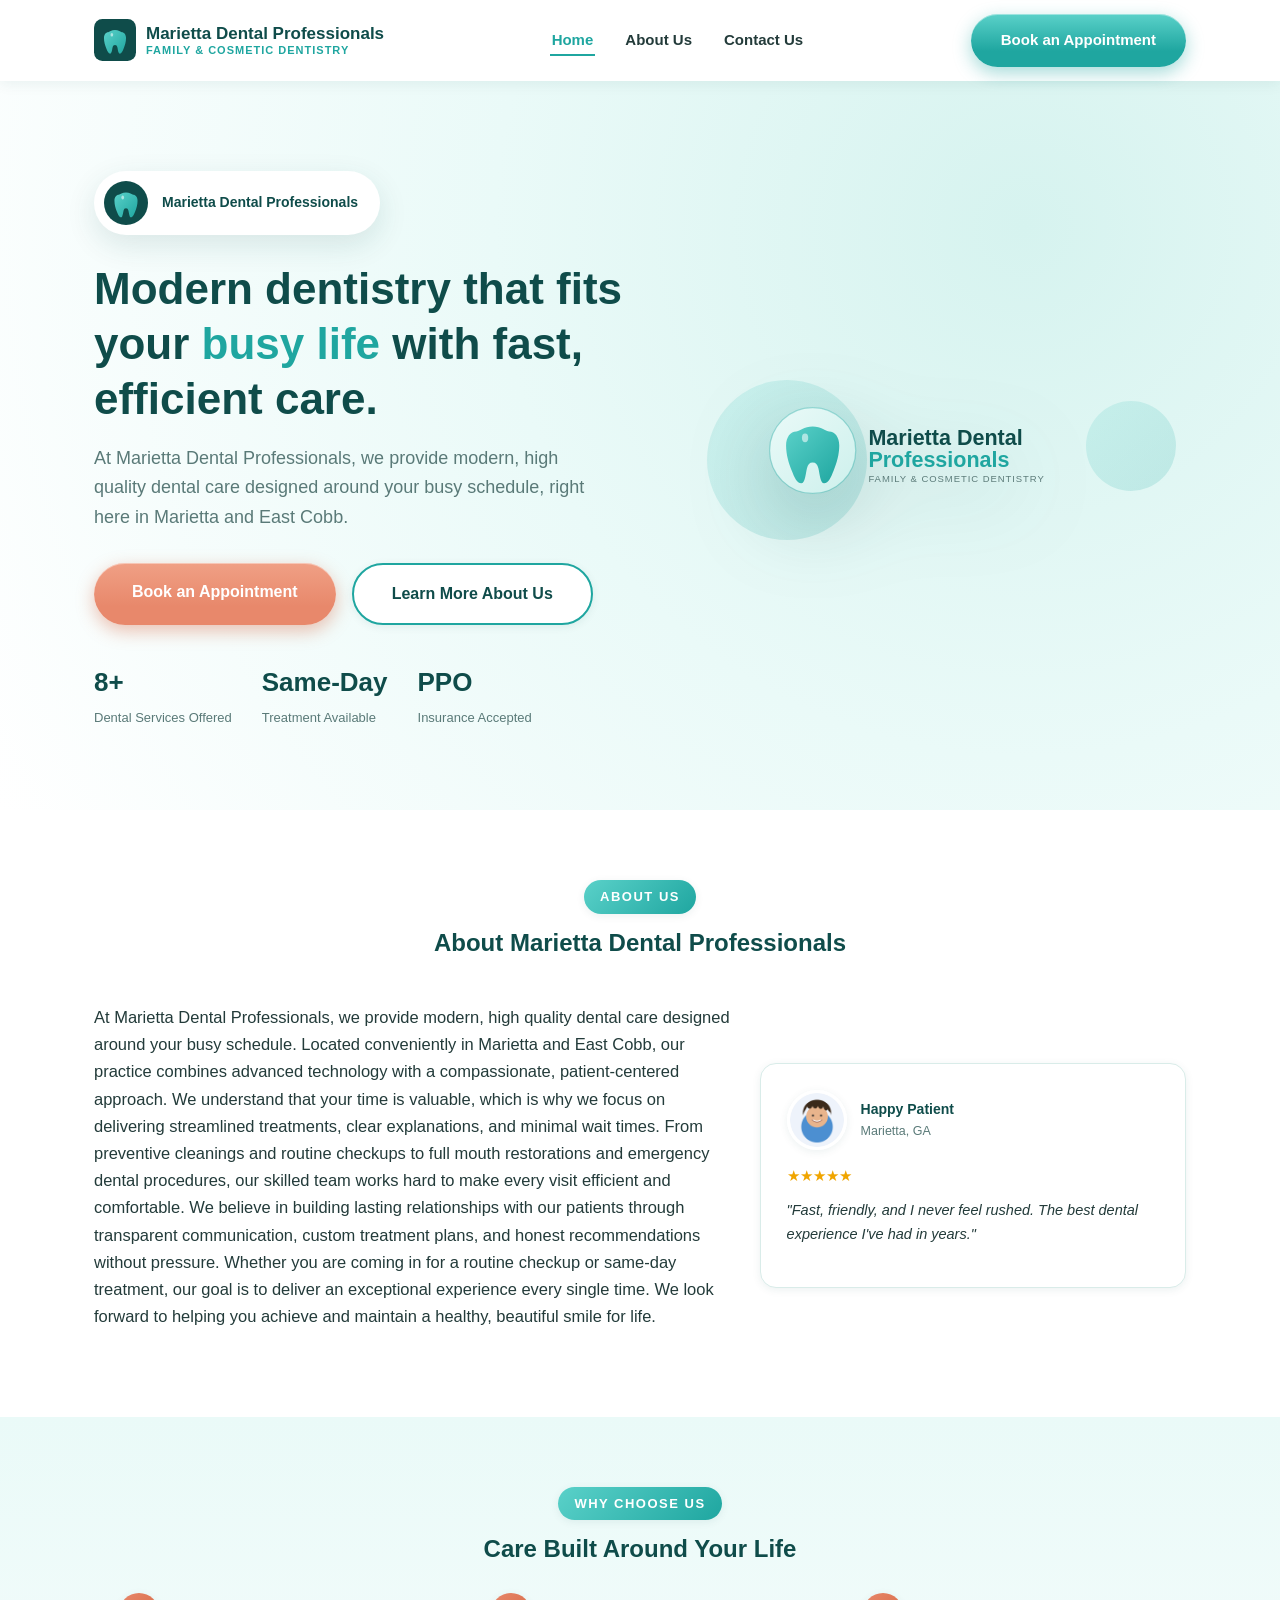
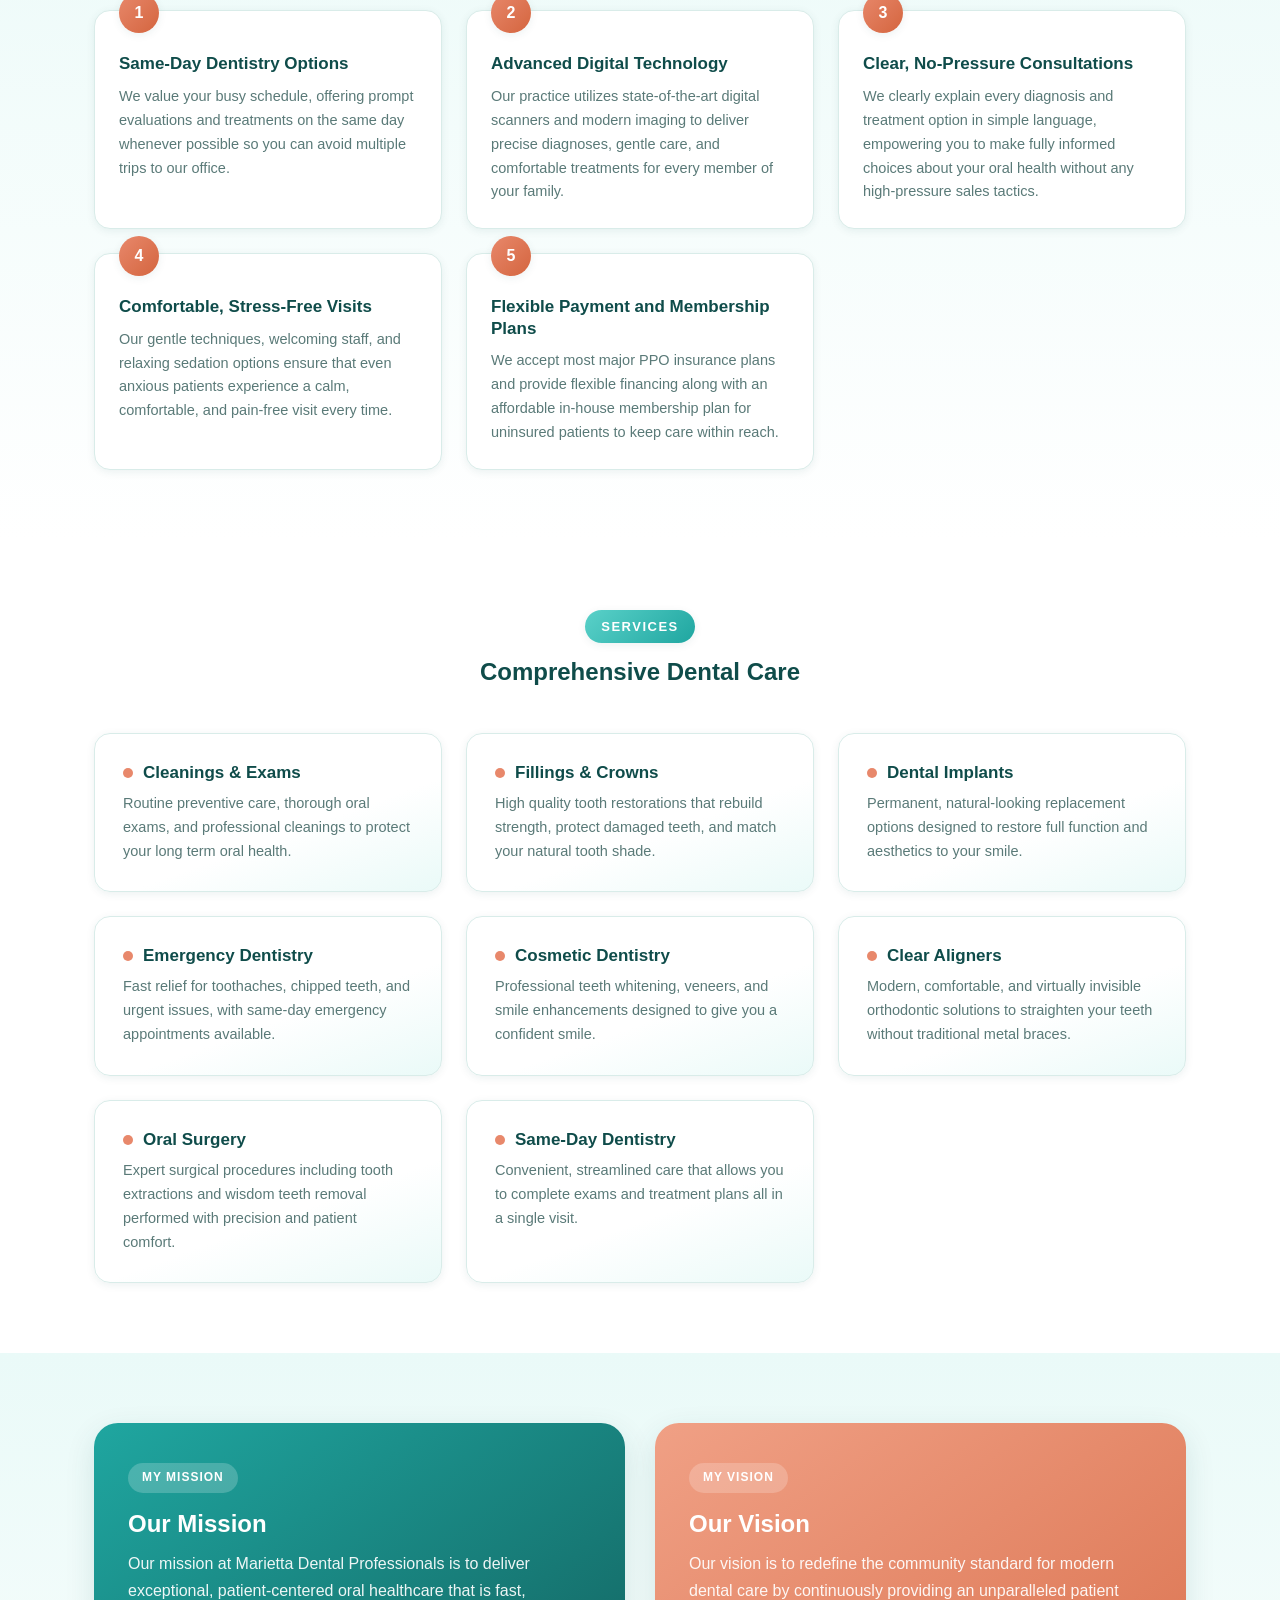
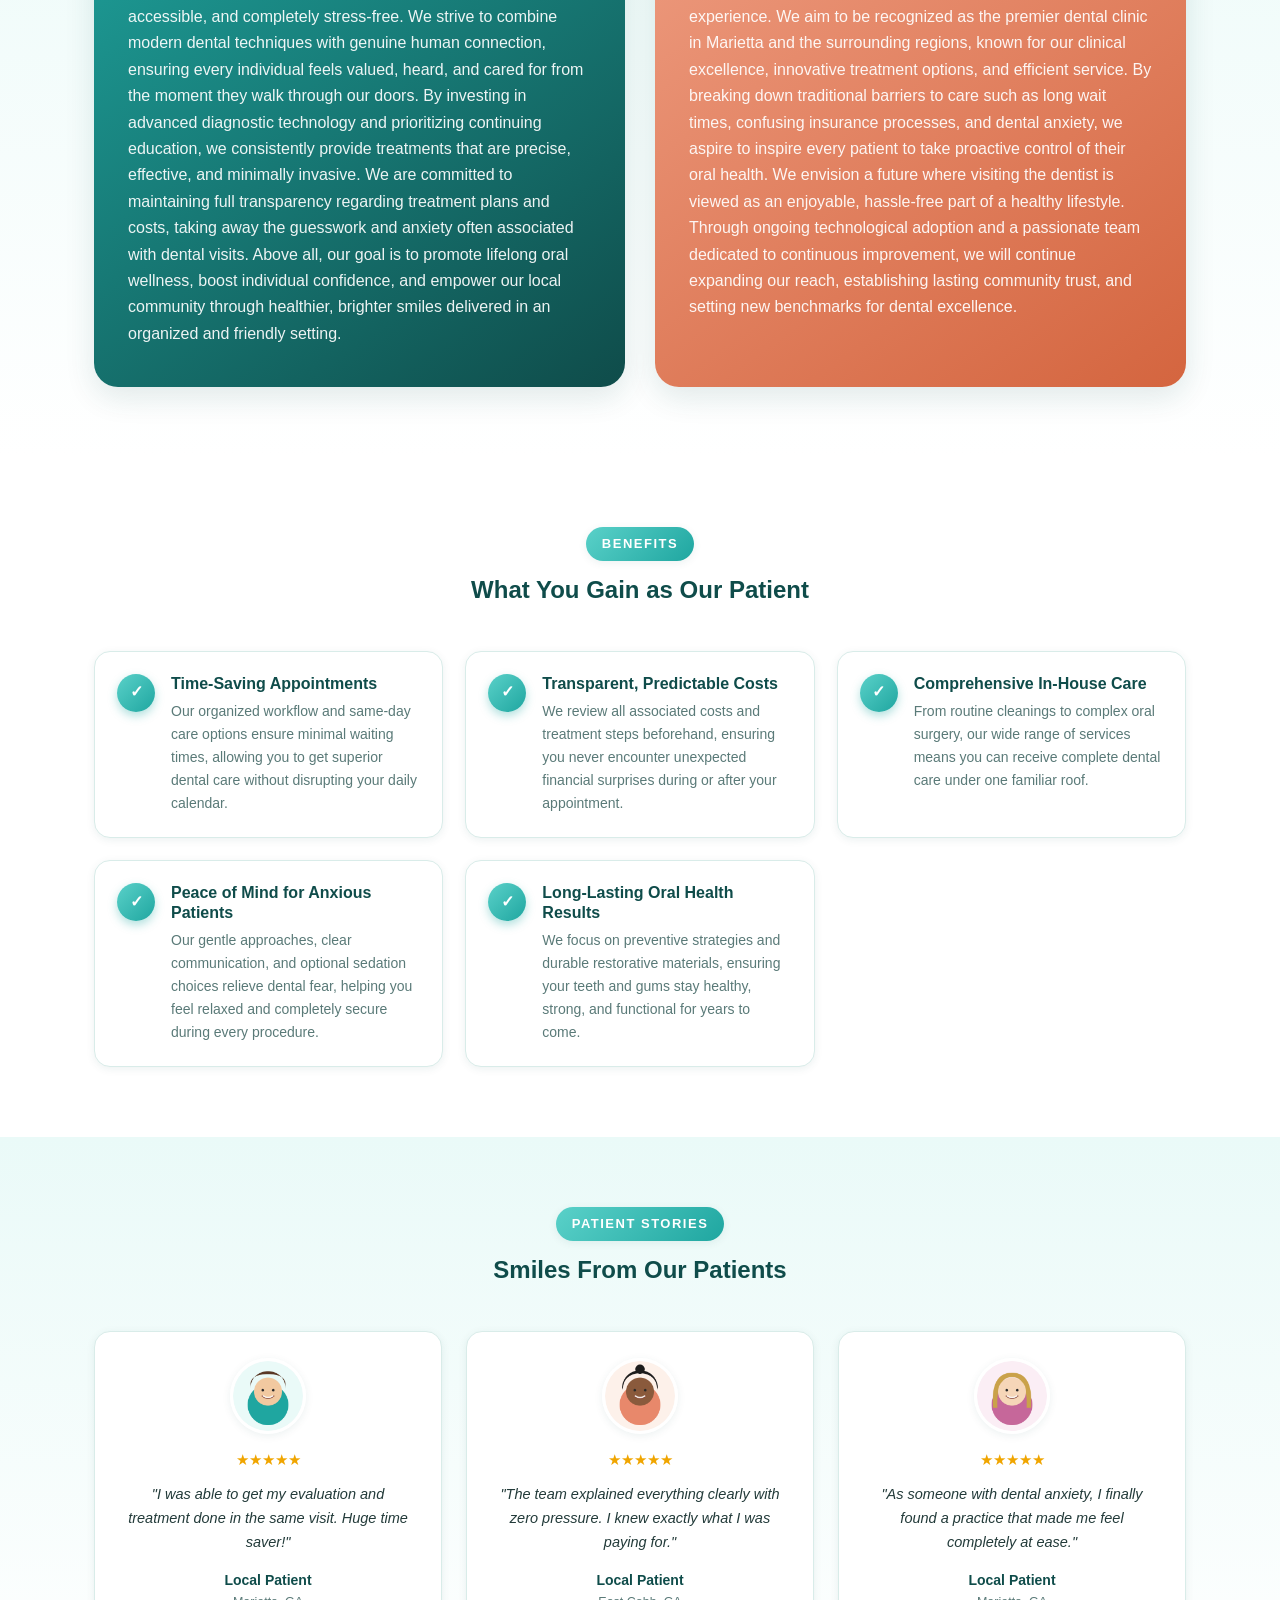
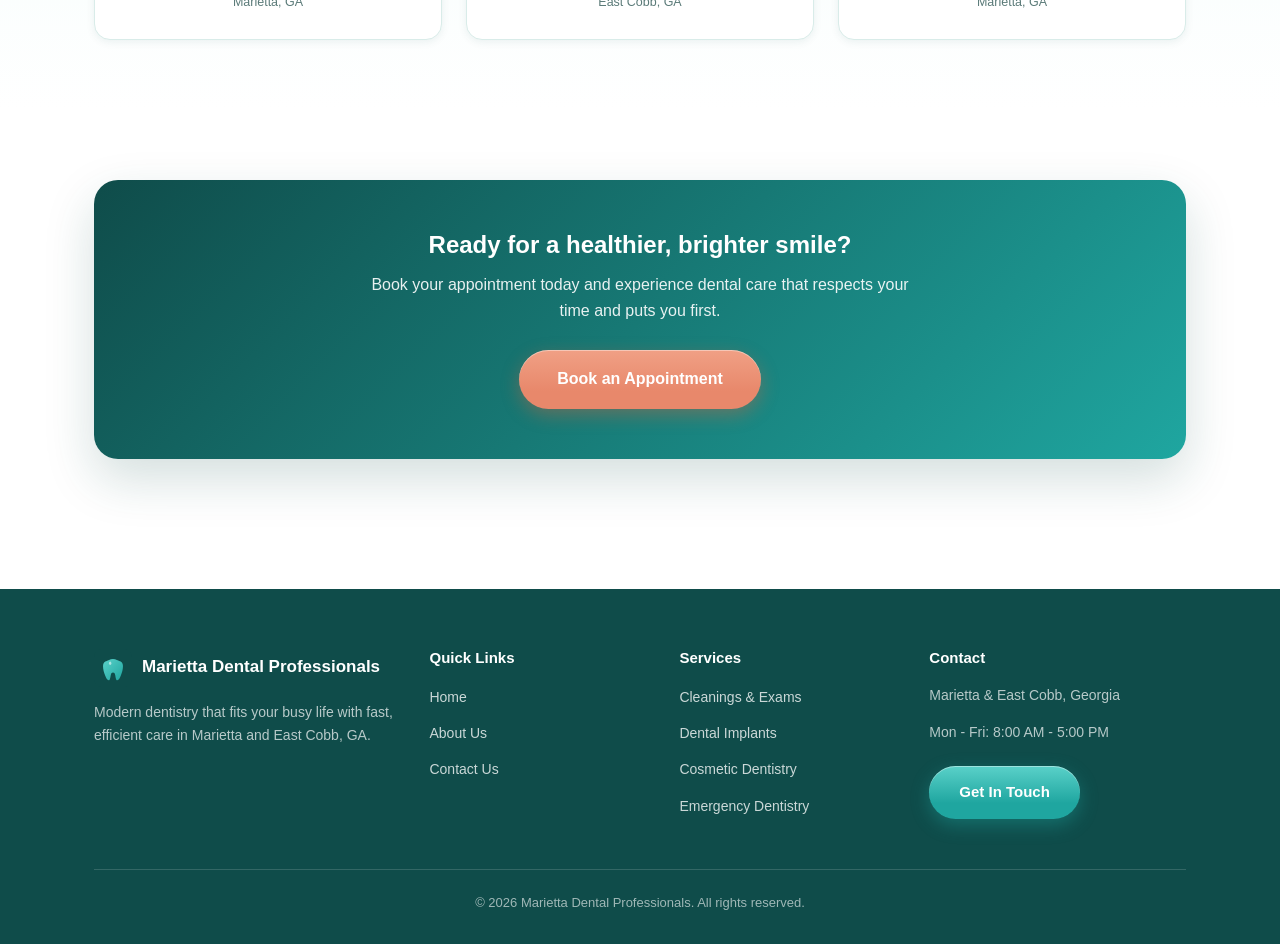
<file: mdp-site/index.html>
<!doctype html>
<html lang="en">
<head>
<meta charset="UTF-8">
<meta name="viewport" content="width=device-width, initial-scale=1.0">
<title>Marietta Dental Professionals | Family & Cosmetic Dentist in Marietta, GA</title>
<meta name="description" content="Modern dentistry that fits your busy life with fast, efficient care. Preventive, cosmetic, restorative, and emergency dental care in Marietta and East Cobb, GA.">

<link rel="icon" type="image/x-icon" href="assets/favicon.ico">
<link rel="icon" type="image/png" sizes="32x32" href="assets/favicon-32.png">
<link rel="icon" type="image/png" sizes="16x16" href="assets/favicon-16.png">
<link rel="apple-touch-icon" sizes="180x180" href="assets/apple-touch-icon.png">

<meta property="og:type" content="website">
<meta property="og:title" content="Marietta Dental Professionals | Family & Cosmetic Dentist">
<meta property="og:description" content="Modern dentistry that fits your busy life with fast, efficient care in Marietta and East Cobb, GA.">
<meta property="og:image" content="assets/og-image.png">
<meta property="og:url" content="https://mariettadentalprofessionals.pages.dev/">
<meta name="twitter:card" content="summary_large_image">
<meta name="twitter:title" content="Marietta Dental Professionals">
<meta name="twitter:description" content="Modern dentistry that fits your busy life with fast, efficient care.">
<meta name="twitter:image" content="assets/og-image.png">

<link rel="stylesheet" href="css/styles.css">
</head>
<body>

<header class="site-header">
  <div class="container nav-wrap">
    <a href="index.html" class="brand">
      <img src="assets/logo-mark.svg" alt="Marietta Dental Professionals logo">
      <span class="brand-text">
        <span class="main">Marietta Dental Professionals</span>
        <span class="sub">FAMILY &amp; COSMETIC DENTISTRY</span>
      </span>
    </a>
    <nav class="main-nav">
      <ul>
        <li><a href="index.html">Home</a></li>
        <li><a href="about.html">About Us</a></li>
        <li><a href="contact.html">Contact Us</a></li>
      </ul>
    </nav>
    <div class="nav-actions">
      <a href="contact.html" class="btn btn-primary">Book an Appointment</a>
      <button class="nav-toggle" aria-label="Toggle menu"><span></span><span></span><span></span></button>
    </div>
  </div>
</header>

<section class="hero">
  <div class="container hero-grid">
    <div>
      <div class="hero-logo-badge">
        <img src="assets/logo-mark.svg" alt="Marietta Dental Professionals">
        <span>Marietta Dental Professionals</span>
      </div>
      <h1>Modern dentistry that fits your <span class="accent">busy life</span> with fast, efficient care.</h1>
      <p class="lead">At Marietta Dental Professionals, we provide modern, high quality dental care designed around your busy schedule, right here in Marietta and East Cobb.</p>
      <div class="hero-cta">
        <a href="contact.html" class="btn btn-coral btn-lg">Book an Appointment</a>
        <a href="about.html" class="btn btn-outline btn-lg">Learn More About Us</a>
      </div>
      <div class="hero-stats">
        <div class="stat"><strong>8+</strong><span>Dental Services Offered</span></div>
        <div class="stat"><strong>Same-Day</strong><span>Treatment Available</span></div>
        <div class="stat"><strong>PPO</strong><span>Insurance Accepted</span></div>
      </div>
    </div>
    <div class="hero-art">
      <div class="bubble b1"></div>
      <div class="bubble b2"></div>
      <img src="assets/logo.svg" alt="Marietta Dental Professionals logo" class="big-logo">
    </div>
  </div>
</section>

<section class="section" id="about">
  <div class="container">
    <div class="section-head">
      <span class="eyebrow">About Us</span>
      <h2>About Marietta Dental Professionals</h2>
    </div>
    <div class="card-grid" style="grid-template-columns: 1.2fr 0.8fr; align-items: center;">
      <p style="font-size:16.5px; color: var(--ink);">
        At Marietta Dental Professionals, we provide modern, high quality dental care designed around your busy schedule. Located conveniently in Marietta and East Cobb, our practice combines advanced technology with a compassionate, patient-centered approach. We understand that your time is valuable, which is why we focus on delivering streamlined treatments, clear explanations, and minimal wait times. From preventive cleanings and routine checkups to full mouth restorations and emergency dental procedures, our skilled team works hard to make every visit efficient and comfortable. We believe in building lasting relationships with our patients through transparent communication, custom treatment plans, and honest recommendations without pressure. Whether you are coming in for a routine checkup or same-day treatment, our goal is to deliver an exceptional experience every single time. We look forward to helping you achieve and maintain a healthy, beautiful smile for life.
      </p>
      <div class="testimonial-card" style="text-align:left;">
        <div style="display:flex; align-items:center; gap:14px; margin-bottom:14px;">
          <img src="assets/patient-3.png" alt="Smiling patient" style="margin:0; width:60px; height:60px;">
          <div>
            <div class="name">Happy Patient</div>
            <div class="role">Marietta, GA</div>
          </div>
        </div>
        <div class="stars">★★★★★</div>
        <p class="quote">"Fast, friendly, and I never feel rushed. The best dental experience I've had in years."</p>
      </div>
    </div>
  </div>
</section>

<section class="section section-alt" id="why-choose-us">
  <div class="container">
    <div class="section-head">
      <span class="eyebrow">Why Choose Us</span>
      <h2>Care Built Around Your Life</h2>
    </div>
    <div class="why-grid">
      <div class="why-card">
        <div class="num">1</div>
        <h3>Same-Day Dentistry Options</h3>
        <p>We value your busy schedule, offering prompt evaluations and treatments on the same day whenever possible so you can avoid multiple trips to our office.</p>
      </div>
      <div class="why-card">
        <div class="num">2</div>
        <h3>Advanced Digital Technology</h3>
        <p>Our practice utilizes state-of-the-art digital scanners and modern imaging to deliver precise diagnoses, gentle care, and comfortable treatments for every member of your family.</p>
      </div>
      <div class="why-card">
        <div class="num">3</div>
        <h3>Clear, No-Pressure Consultations</h3>
        <p>We clearly explain every diagnosis and treatment option in simple language, empowering you to make fully informed choices about your oral health without any high-pressure sales tactics.</p>
      </div>
      <div class="why-card">
        <div class="num">4</div>
        <h3>Comfortable, Stress-Free Visits</h3>
        <p>Our gentle techniques, welcoming staff, and relaxing sedation options ensure that even anxious patients experience a calm, comfortable, and pain-free visit every time.</p>
      </div>
      <div class="why-card">
        <div class="num">5</div>
        <h3>Flexible Payment and Membership Plans</h3>
        <p>We accept most major PPO insurance plans and provide flexible financing along with an affordable in-house membership plan for uninsured patients to keep care within reach.</p>
      </div>
    </div>
  </div>
</section>

<section class="section" id="services">
  <div class="container">
    <div class="section-head">
      <span class="eyebrow">Services</span>
      <h2>Comprehensive Dental Care</h2>
    </div>
    <div class="service-grid">
      <div class="service-card">
        <h3>Cleanings &amp; Exams</h3>
        <p>Routine preventive care, thorough oral exams, and professional cleanings to protect your long term oral health.</p>
      </div>
      <div class="service-card">
        <h3>Fillings &amp; Crowns</h3>
        <p>High quality tooth restorations that rebuild strength, protect damaged teeth, and match your natural tooth shade.</p>
      </div>
      <div class="service-card">
        <h3>Dental Implants</h3>
        <p>Permanent, natural-looking replacement options designed to restore full function and aesthetics to your smile.</p>
      </div>
      <div class="service-card">
        <h3>Emergency Dentistry</h3>
        <p>Fast relief for toothaches, chipped teeth, and urgent issues, with same-day emergency appointments available.</p>
      </div>
      <div class="service-card">
        <h3>Cosmetic Dentistry</h3>
        <p>Professional teeth whitening, veneers, and smile enhancements designed to give you a confident smile.</p>
      </div>
      <div class="service-card">
        <h3>Clear Aligners</h3>
        <p>Modern, comfortable, and virtually invisible orthodontic solutions to straighten your teeth without traditional metal braces.</p>
      </div>
      <div class="service-card">
        <h3>Oral Surgery</h3>
        <p>Expert surgical procedures including tooth extractions and wisdom teeth removal performed with precision and patient comfort.</p>
      </div>
      <div class="service-card">
        <h3>Same-Day Dentistry</h3>
        <p>Convenient, streamlined care that allows you to complete exams and treatment plans all in a single visit.</p>
      </div>
    </div>
  </div>
</section>

<section class="section section-alt" id="mission-vision">
  <div class="container">
    <div class="mv-grid">
      <div class="mv-card mission">
        <span class="tag">My Mission</span>
        <h2>Our Mission</h2>
        <p>Our mission at Marietta Dental Professionals is to deliver exceptional, patient-centered oral healthcare that is fast, accessible, and completely stress-free. We strive to combine modern dental techniques with genuine human connection, ensuring every individual feels valued, heard, and cared for from the moment they walk through our doors. By investing in advanced diagnostic technology and prioritizing continuing education, we consistently provide treatments that are precise, effective, and minimally invasive. We are committed to maintaining full transparency regarding treatment plans and costs, taking away the guesswork and anxiety often associated with dental visits. Above all, our goal is to promote lifelong oral wellness, boost individual confidence, and empower our local community through healthier, brighter smiles delivered in an organized and friendly setting.</p>
      </div>
      <div class="mv-card vision">
        <span class="tag">My Vision</span>
        <h2>Our Vision</h2>
        <p>Our vision is to redefine the community standard for modern dental care by continuously providing an unparalleled patient experience. We aim to be recognized as the premier dental clinic in Marietta and the surrounding regions, known for our clinical excellence, innovative treatment options, and efficient service. By breaking down traditional barriers to care such as long wait times, confusing insurance processes, and dental anxiety, we aspire to inspire every patient to take proactive control of their oral health. We envision a future where visiting the dentist is viewed as an enjoyable, hassle-free part of a healthy lifestyle. Through ongoing technological adoption and a passionate team dedicated to continuous improvement, we will continue expanding our reach, establishing lasting community trust, and setting new benchmarks for dental excellence.</p>
      </div>
    </div>
  </div>
</section>

<section class="section" id="benefits">
  <div class="container">
    <div class="section-head">
      <span class="eyebrow">Benefits</span>
      <h2>What You Gain as Our Patient</h2>
    </div>
    <div class="benefit-list">
      <div class="benefit-item">
        <div class="check">&#10003;</div>
        <div>
          <h3>Time-Saving Appointments</h3>
          <p>Our organized workflow and same-day care options ensure minimal waiting times, allowing you to get superior dental care without disrupting your daily calendar.</p>
        </div>
      </div>
      <div class="benefit-item">
        <div class="check">&#10003;</div>
        <div>
          <h3>Transparent, Predictable Costs</h3>
          <p>We review all associated costs and treatment steps beforehand, ensuring you never encounter unexpected financial surprises during or after your appointment.</p>
        </div>
      </div>
      <div class="benefit-item">
        <div class="check">&#10003;</div>
        <div>
          <h3>Comprehensive In-House Care</h3>
          <p>From routine cleanings to complex oral surgery, our wide range of services means you can receive complete dental care under one familiar roof.</p>
        </div>
      </div>
      <div class="benefit-item">
        <div class="check">&#10003;</div>
        <div>
          <h3>Peace of Mind for Anxious Patients</h3>
          <p>Our gentle approaches, clear communication, and optional sedation choices relieve dental fear, helping you feel relaxed and completely secure during every procedure.</p>
        </div>
      </div>
      <div class="benefit-item">
        <div class="check">&#10003;</div>
        <div>
          <h3>Long-Lasting Oral Health Results</h3>
          <p>We focus on preventive strategies and durable restorative materials, ensuring your teeth and gums stay healthy, strong, and functional for years to come.</p>
        </div>
      </div>
    </div>
  </div>
</section>

<section class="section section-alt" id="testimonials">
  <div class="container">
    <div class="section-head">
      <span class="eyebrow">Patient Stories</span>
      <h2>Smiles From Our Patients</h2>
    </div>
    <div class="testimonial-grid">
      <div class="testimonial-card">
        <img src="assets/patient-1.png" alt="Smiling patient">
        <div class="stars">★★★★★</div>
        <p class="quote">"I was able to get my evaluation and treatment done in the same visit. Huge time saver!"</p>
        <div class="name">Local Patient</div>
        <div class="role">Marietta, GA</div>
      </div>
      <div class="testimonial-card">
        <img src="assets/patient-2.png" alt="Smiling patient">
        <div class="stars">★★★★★</div>
        <p class="quote">"The team explained everything clearly with zero pressure. I knew exactly what I was paying for."</p>
        <div class="name">Local Patient</div>
        <div class="role">East Cobb, GA</div>
      </div>
      <div class="testimonial-card">
        <img src="assets/patient-4.png" alt="Smiling patient">
        <div class="stars">★★★★★</div>
        <p class="quote">"As someone with dental anxiety, I finally found a practice that made me feel completely at ease."</p>
        <div class="name">Local Patient</div>
        <div class="role">Marietta, GA</div>
      </div>
    </div>
  </div>
</section>

<section class="section">
  <div class="container">
    <div class="cta-band">
      <h2>Ready for a healthier, brighter smile?</h2>
      <p>Book your appointment today and experience dental care that respects your time and puts you first.</p>
      <a href="contact.html" class="btn btn-coral btn-lg">Book an Appointment</a>
    </div>
  </div>
</section>

<footer class="site-footer">
  <div class="container">
    <div class="footer-grid">
      <div>
        <div class="brand">
          <img src="assets/logo-mark.svg" alt="Marietta Dental Professionals" style="height:38px;">
          <span class="brand-text"><span class="main" style="color:#fff;">Marietta Dental Professionals</span></span>
        </div>
        <p>Modern dentistry that fits your busy life with fast, efficient care in Marietta and East Cobb, GA.</p>
      </div>
      <div>
        <h4>Quick Links</h4>
        <ul>
          <li><a href="index.html">Home</a></li>
          <li><a href="about.html">About Us</a></li>
          <li><a href="contact.html">Contact Us</a></li>
        </ul>
      </div>
      <div>
        <h4>Services</h4>
        <ul>
          <li><a href="index.html#services">Cleanings &amp; Exams</a></li>
          <li><a href="index.html#services">Dental Implants</a></li>
          <li><a href="index.html#services">Cosmetic Dentistry</a></li>
          <li><a href="index.html#services">Emergency Dentistry</a></li>
        </ul>
      </div>
      <div>
        <h4>Contact</h4>
        <p>Marietta &amp; East Cobb, Georgia</p>
        <p>Mon - Fri: 8:00 AM - 5:00 PM</p>
        <a href="contact.html" class="btn btn-primary" style="margin-top:8px;">Get In Touch</a>
      </div>
    </div>
    <div class="footer-bottom">
      &copy; <span id="year"></span> Marietta Dental Professionals. All rights reserved.
    </div>
  </div>
</footer>

<script src="js/script.js"></script>
<script>document.getElementById('year').textContent = new Date().getFullYear();</script>
</body>
</html>
</file>
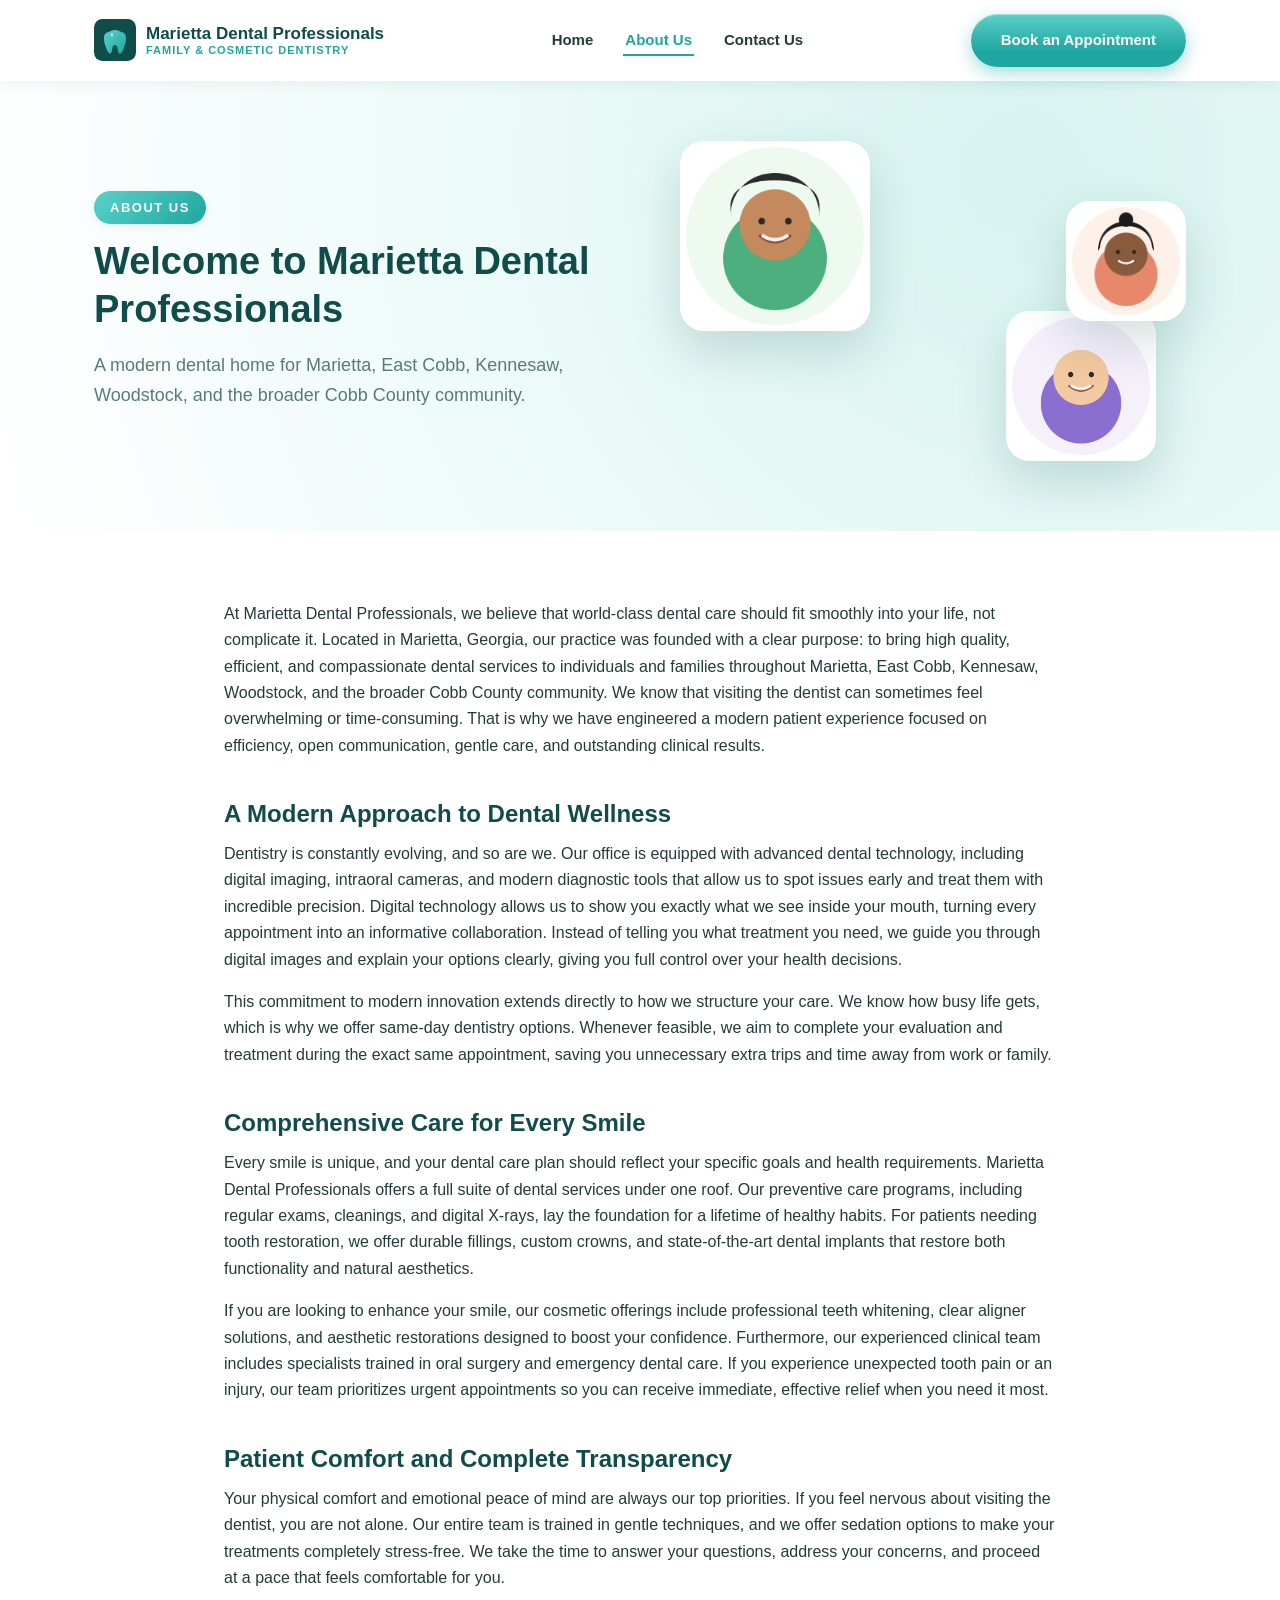
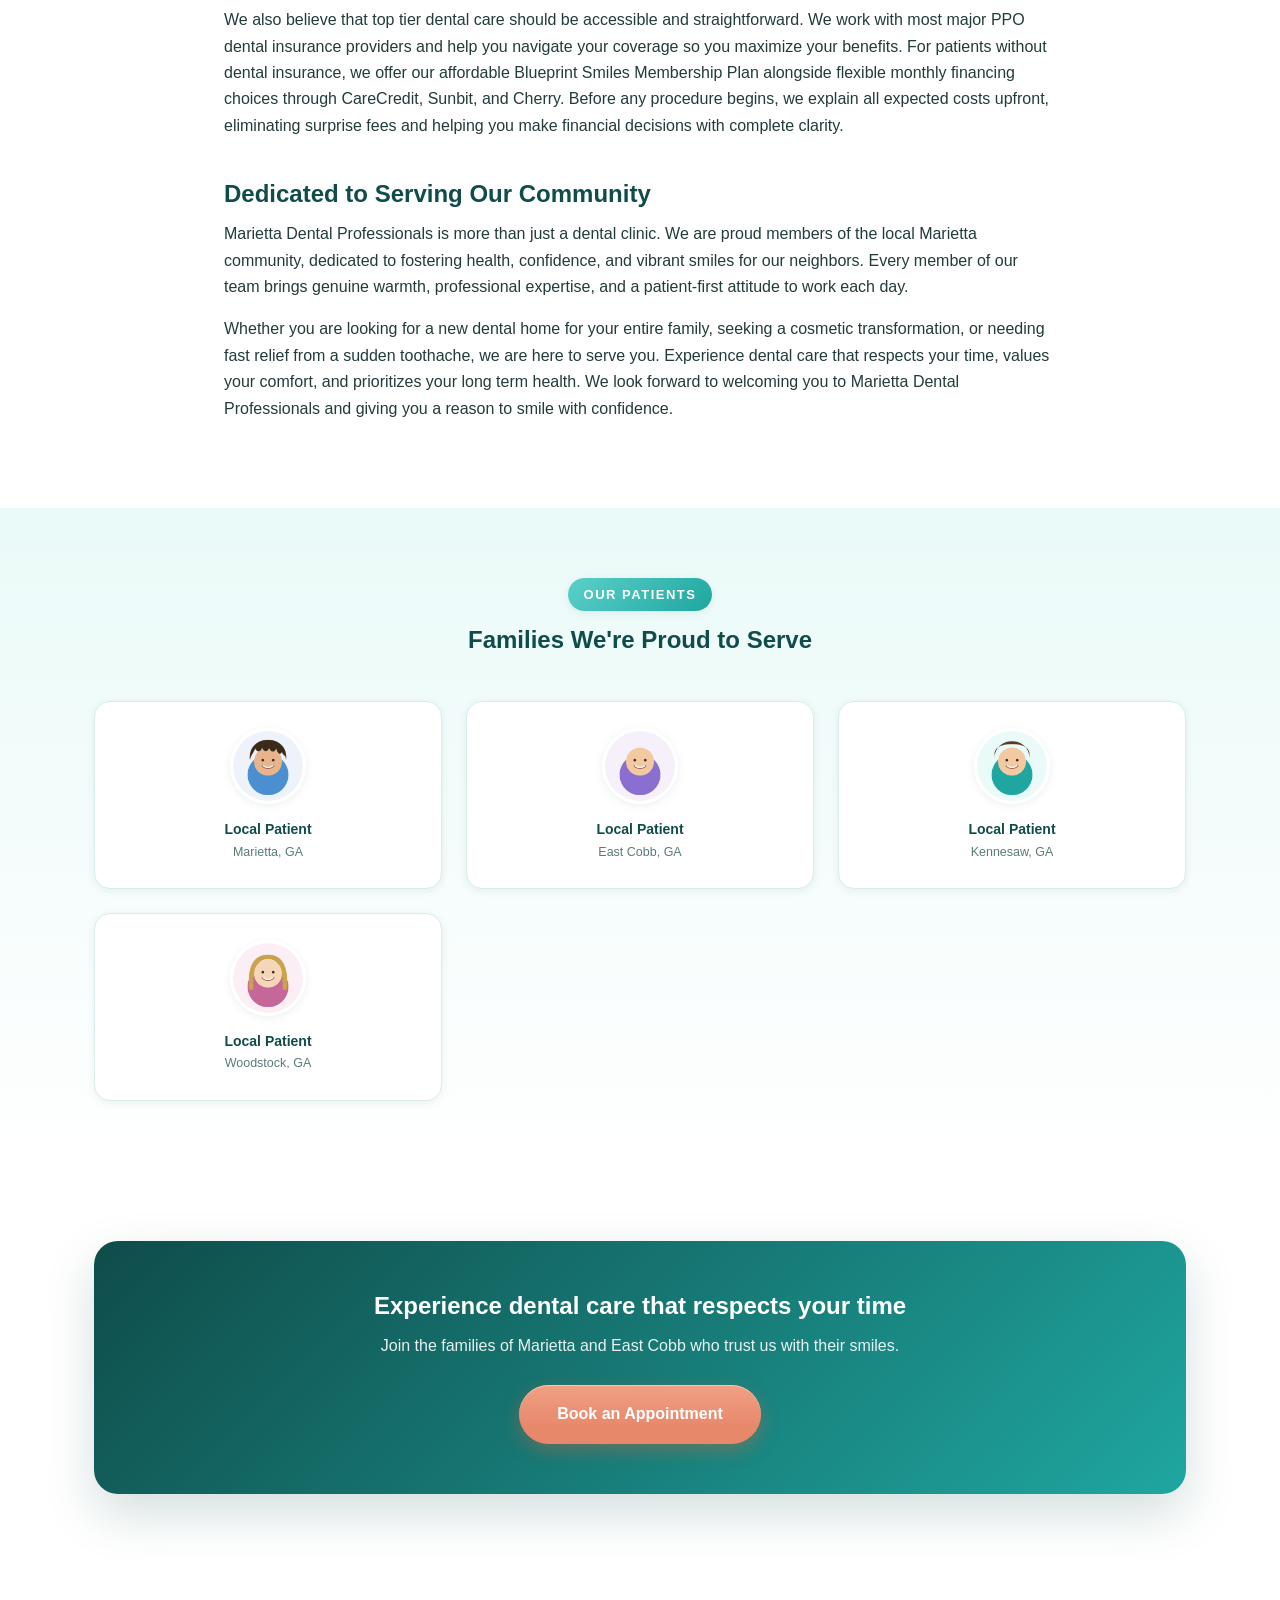
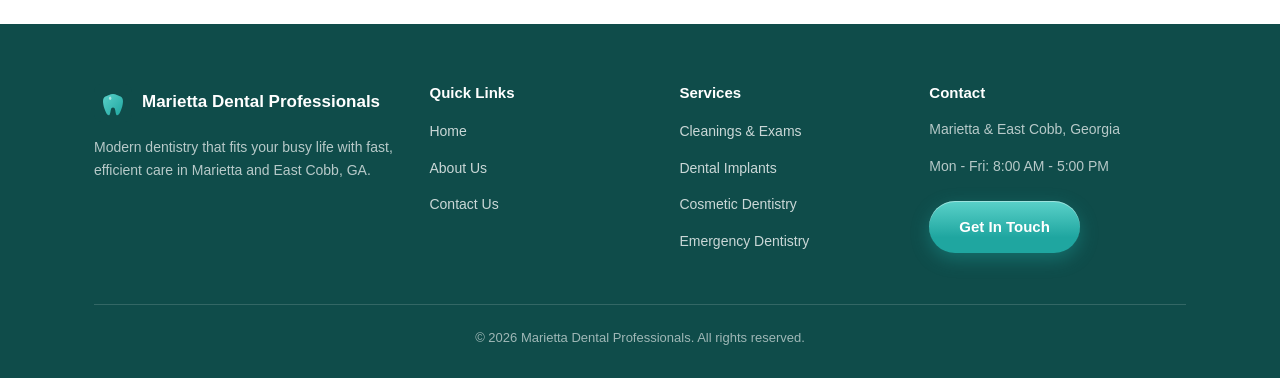
<file: mdp-site/about.html>
<!doctype html>
<html lang="en">
<head>
<meta charset="UTF-8">
<meta name="viewport" content="width=device-width, initial-scale=1.0">
<title>About Us | Marietta Dental Professionals</title>
<meta name="description" content="Learn about Marietta Dental Professionals, a modern dental practice offering efficient, transparent, and patient-centered care in Marietta and East Cobb, GA.">

<link rel="icon" type="image/x-icon" href="assets/favicon.ico">
<link rel="icon" type="image/png" sizes="32x32" href="assets/favicon-32.png">
<link rel="icon" type="image/png" sizes="16x16" href="assets/favicon-16.png">
<link rel="apple-touch-icon" sizes="180x180" href="assets/apple-touch-icon.png">

<meta property="og:type" content="website">
<meta property="og:title" content="About Us | Marietta Dental Professionals">
<meta property="og:description" content="Learn about Marietta Dental Professionals, a modern dental practice offering efficient, transparent, and patient-centered care.">
<meta property="og:image" content="assets/og-image.png">
<meta name="twitter:card" content="summary_large_image">
<meta name="twitter:image" content="assets/og-image.png">

<link rel="stylesheet" href="css/styles.css">
</head>
<body>

<header class="site-header">
  <div class="container nav-wrap">
    <a href="index.html" class="brand">
      <img src="assets/logo-mark.svg" alt="Marietta Dental Professionals logo">
      <span class="brand-text">
        <span class="main">Marietta Dental Professionals</span>
        <span class="sub">FAMILY &amp; COSMETIC DENTISTRY</span>
      </span>
    </a>
    <nav class="main-nav">
      <ul>
        <li><a href="index.html">Home</a></li>
        <li><a href="about.html">About Us</a></li>
        <li><a href="contact.html">Contact Us</a></li>
      </ul>
    </nav>
    <div class="nav-actions">
      <a href="contact.html" class="btn btn-primary">Book an Appointment</a>
      <button class="nav-toggle" aria-label="Toggle menu"><span></span><span></span><span></span></button>
    </div>
  </div>
</header>

<section class="hero" style="padding: 60px 0 70px;">
  <div class="container about-hero">
    <div>
      <span class="eyebrow">About Us</span>
      <h1 style="font-size:38px;">Welcome to Marietta Dental Professionals</h1>
      <p class="lead" style="margin-bottom:0;">A modern dental home for Marietta, East Cobb, Kennesaw, Woodstock, and the broader Cobb County community.</p>
    </div>
    <div class="photo-stack">
      <img class="p1" src="assets/patient-5.png" alt="Smiling dental patient">
      <img class="p2" src="assets/patient-6.png" alt="Smiling dental patient">
      <img class="p3" src="assets/patient-2.png" alt="Smiling dental patient">
    </div>
  </div>
</section>

<section class="section">
  <div class="container" style="max-width: 880px;">
    <div class="prose-section">
      <p>At Marietta Dental Professionals, we believe that world-class dental care should fit smoothly into your life, not complicate it. Located in Marietta, Georgia, our practice was founded with a clear purpose: to bring high quality, efficient, and compassionate dental services to individuals and families throughout Marietta, East Cobb, Kennesaw, Woodstock, and the broader Cobb County community. We know that visiting the dentist can sometimes feel overwhelming or time-consuming. That is why we have engineered a modern patient experience focused on efficiency, open communication, gentle care, and outstanding clinical results.</p>

      <h2>A Modern Approach to Dental Wellness</h2>
      <p>Dentistry is constantly evolving, and so are we. Our office is equipped with advanced dental technology, including digital imaging, intraoral cameras, and modern diagnostic tools that allow us to spot issues early and treat them with incredible precision. Digital technology allows us to show you exactly what we see inside your mouth, turning every appointment into an informative collaboration. Instead of telling you what treatment you need, we guide you through digital images and explain your options clearly, giving you full control over your health decisions.</p>
      <p>This commitment to modern innovation extends directly to how we structure your care. We know how busy life gets, which is why we offer same-day dentistry options. Whenever feasible, we aim to complete your evaluation and treatment during the exact same appointment, saving you unnecessary extra trips and time away from work or family.</p>

      <h2>Comprehensive Care for Every Smile</h2>
      <p>Every smile is unique, and your dental care plan should reflect your specific goals and health requirements. Marietta Dental Professionals offers a full suite of dental services under one roof. Our preventive care programs, including regular exams, cleanings, and digital X-rays, lay the foundation for a lifetime of healthy habits. For patients needing tooth restoration, we offer durable fillings, custom crowns, and state-of-the-art dental implants that restore both functionality and natural aesthetics.</p>
      <p>If you are looking to enhance your smile, our cosmetic offerings include professional teeth whitening, clear aligner solutions, and aesthetic restorations designed to boost your confidence. Furthermore, our experienced clinical team includes specialists trained in oral surgery and emergency dental care. If you experience unexpected tooth pain or an injury, our team prioritizes urgent appointments so you can receive immediate, effective relief when you need it most.</p>

      <h2>Patient Comfort and Complete Transparency</h2>
      <p>Your physical comfort and emotional peace of mind are always our top priorities. If you feel nervous about visiting the dentist, you are not alone. Our entire team is trained in gentle techniques, and we offer sedation options to make your treatments completely stress-free. We take the time to answer your questions, address your concerns, and proceed at a pace that feels comfortable for you.</p>
      <p>We also believe that top tier dental care should be accessible and straightforward. We work with most major PPO dental insurance providers and help you navigate your coverage so you maximize your benefits. For patients without dental insurance, we offer our affordable Blueprint Smiles Membership Plan alongside flexible monthly financing choices through CareCredit, Sunbit, and Cherry. Before any procedure begins, we explain all expected costs upfront, eliminating surprise fees and helping you make financial decisions with complete clarity.</p>

      <h2>Dedicated to Serving Our Community</h2>
      <p>Marietta Dental Professionals is more than just a dental clinic. We are proud members of the local Marietta community, dedicated to fostering health, confidence, and vibrant smiles for our neighbors. Every member of our team brings genuine warmth, professional expertise, and a patient-first attitude to work each day.</p>
      <p>Whether you are looking for a new dental home for your entire family, seeking a cosmetic transformation, or needing fast relief from a sudden toothache, we are here to serve you. Experience dental care that respects your time, values your comfort, and prioritizes your long term health. We look forward to welcoming you to Marietta Dental Professionals and giving you a reason to smile with confidence.</p>
    </div>
  </div>
</section>

<section class="section section-alt">
  <div class="container">
    <div class="section-head">
      <span class="eyebrow">Our Patients</span>
      <h2>Families We're Proud to Serve</h2>
    </div>
    <div class="testimonial-grid">
      <div class="testimonial-card">
        <img src="assets/patient-3.png" alt="Smiling patient">
        <div class="name">Local Patient</div>
        <div class="role">Marietta, GA</div>
      </div>
      <div class="testimonial-card">
        <img src="assets/patient-6.png" alt="Smiling patient">
        <div class="name">Local Patient</div>
        <div class="role">East Cobb, GA</div>
      </div>
      <div class="testimonial-card">
        <img src="assets/patient-1.png" alt="Smiling patient">
        <div class="name">Local Patient</div>
        <div class="role">Kennesaw, GA</div>
      </div>
      <div class="testimonial-card">
        <img src="assets/patient-4.png" alt="Smiling patient">
        <div class="name">Local Patient</div>
        <div class="role">Woodstock, GA</div>
      </div>
    </div>
  </div>
</section>

<section class="section">
  <div class="container">
    <div class="cta-band">
      <h2>Experience dental care that respects your time</h2>
      <p>Join the families of Marietta and East Cobb who trust us with their smiles.</p>
      <a href="contact.html" class="btn btn-coral btn-lg">Book an Appointment</a>
    </div>
  </div>
</section>

<footer class="site-footer">
  <div class="container">
    <div class="footer-grid">
      <div>
        <div class="brand">
          <img src="assets/logo-mark.svg" alt="Marietta Dental Professionals" style="height:38px;">
          <span class="brand-text"><span class="main" style="color:#fff;">Marietta Dental Professionals</span></span>
        </div>
        <p>Modern dentistry that fits your busy life with fast, efficient care in Marietta and East Cobb, GA.</p>
      </div>
      <div>
        <h4>Quick Links</h4>
        <ul>
          <li><a href="index.html">Home</a></li>
          <li><a href="about.html">About Us</a></li>
          <li><a href="contact.html">Contact Us</a></li>
        </ul>
      </div>
      <div>
        <h4>Services</h4>
        <ul>
          <li><a href="index.html#services">Cleanings &amp; Exams</a></li>
          <li><a href="index.html#services">Dental Implants</a></li>
          <li><a href="index.html#services">Cosmetic Dentistry</a></li>
          <li><a href="index.html#services">Emergency Dentistry</a></li>
        </ul>
      </div>
      <div>
        <h4>Contact</h4>
        <p>Marietta &amp; East Cobb, Georgia</p>
        <p>Mon - Fri: 8:00 AM - 5:00 PM</p>
        <a href="contact.html" class="btn btn-primary" style="margin-top:8px;">Get In Touch</a>
      </div>
    </div>
    <div class="footer-bottom">
      &copy; <span id="year"></span> Marietta Dental Professionals. All rights reserved.
    </div>
  </div>
</footer>

<script src="js/script.js"></script>
<script>document.getElementById('year').textContent = new Date().getFullYear();</script>
</body>
</html>
</file>
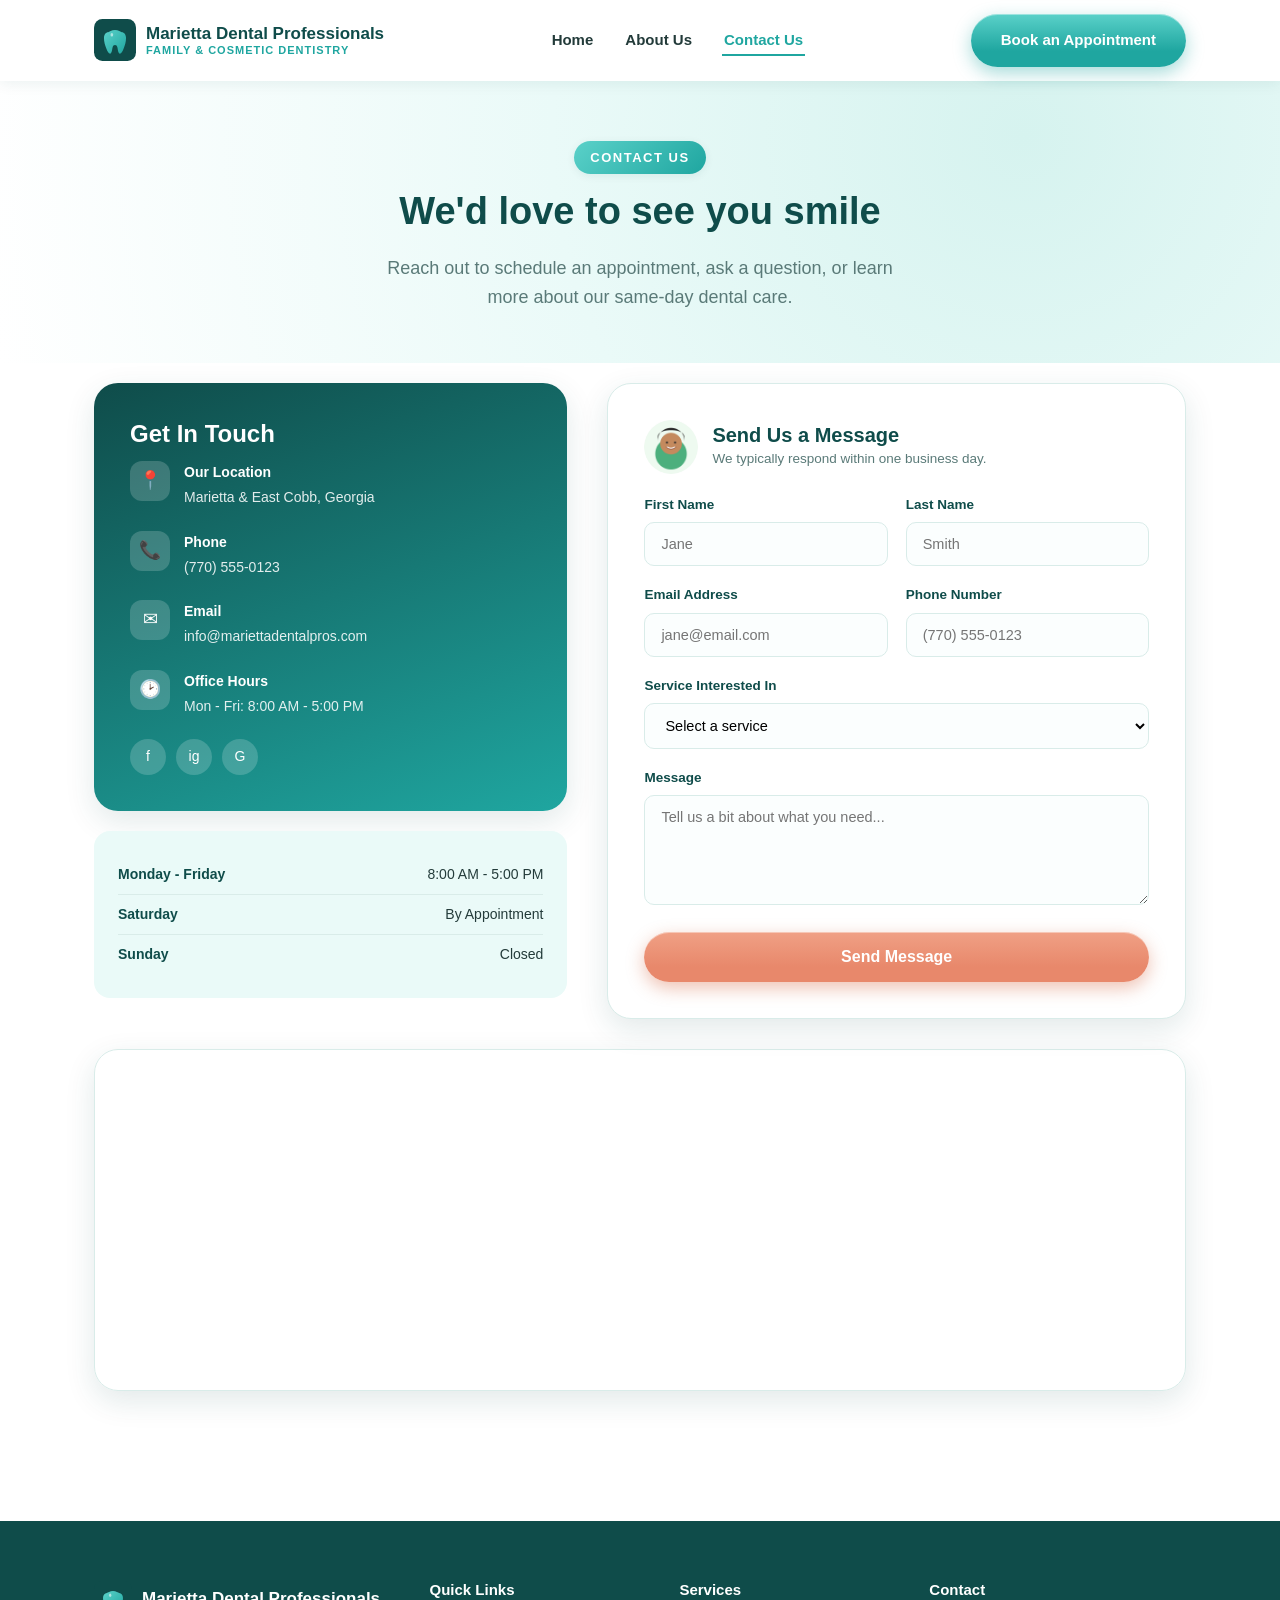
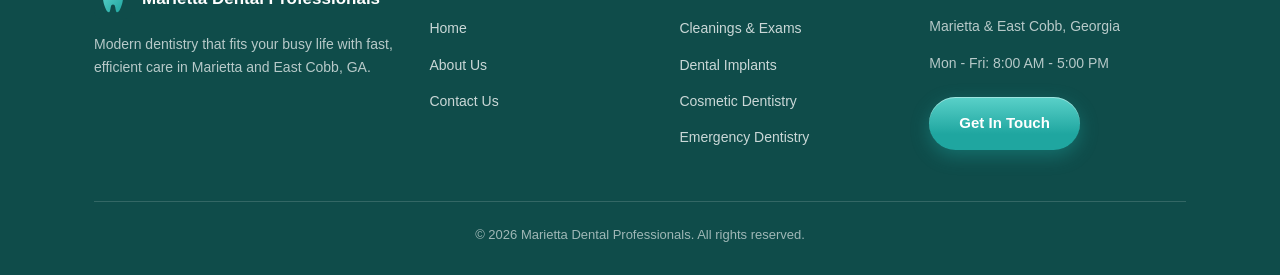
<file: mdp-site/contact.html>
<!doctype html>
<html lang="en">
<head>
<meta charset="UTF-8">
<meta name="viewport" content="width=device-width, initial-scale=1.0">
<title>Contact Us | Marietta Dental Professionals</title>
<meta name="description" content="Get in touch with Marietta Dental Professionals. Schedule an appointment or ask questions about our dental services in Marietta and East Cobb, GA.">

<link rel="icon" type="image/x-icon" href="assets/favicon.ico">
<link rel="icon" type="image/png" sizes="32x32" href="assets/favicon-32.png">
<link rel="icon" type="image/png" sizes="16x16" href="assets/favicon-16.png">
<link rel="apple-touch-icon" sizes="180x180" href="assets/apple-touch-icon.png">

<meta property="og:type" content="website">
<meta property="og:title" content="Contact Us | Marietta Dental Professionals">
<meta property="og:description" content="Schedule an appointment or ask questions about our dental services in Marietta and East Cobb, GA.">
<meta property="og:image" content="assets/og-image.png">
<meta name="twitter:card" content="summary_large_image">
<meta name="twitter:image" content="assets/og-image.png">

<link rel="stylesheet" href="css/styles.css">
</head>
<body>

<header class="site-header">
  <div class="container nav-wrap">
    <a href="index.html" class="brand">
      <img src="assets/logo-mark.svg" alt="Marietta Dental Professionals logo">
      <span class="brand-text">
        <span class="main">Marietta Dental Professionals</span>
        <span class="sub">FAMILY &amp; COSMETIC DENTISTRY</span>
      </span>
    </a>
    <nav class="main-nav">
      <ul>
        <li><a href="index.html">Home</a></li>
        <li><a href="about.html">About Us</a></li>
        <li><a href="contact.html">Contact Us</a></li>
      </ul>
    </nav>
    <div class="nav-actions">
      <a href="contact.html" class="btn btn-primary">Book an Appointment</a>
      <button class="nav-toggle" aria-label="Toggle menu"><span></span><span></span><span></span></button>
    </div>
  </div>
</header>

<section class="hero" style="padding: 60px 0 50px;">
  <div class="container" style="text-align:center; max-width: 700px;">
    <span class="eyebrow">Contact Us</span>
    <h1 style="font-size:38px;">We'd love to see you smile</h1>
    <p class="lead" style="margin: 0 auto;">Reach out to schedule an appointment, ask a question, or learn more about our same-day dental care.</p>
  </div>
</section>

<section class="section" style="padding-top: 20px;">
  <div class="container contact-grid">

    <div>
      <div class="contact-info-card">
        <h2>Get In Touch</h2>
        <div class="info-row">
          <div class="ic">&#128205;</div>
          <div><strong>Our Location</strong><span>Marietta &amp; East Cobb, Georgia</span></div>
        </div>
        <div class="info-row">
          <div class="ic">&#128222;</div>
          <div><strong>Phone</strong><span>(770) 555-0123</span></div>
        </div>
        <div class="info-row">
          <div class="ic">&#9993;</div>
          <div><strong>Email</strong><span>info@mariettadentalpros.com</span></div>
        </div>
        <div class="info-row">
          <div class="ic">&#128337;</div>
          <div><strong>Office Hours</strong><span>Mon - Fri: 8:00 AM - 5:00 PM</span></div>
        </div>
        <div class="social-row">
          <a href="#" aria-label="Facebook">f</a>
          <a href="#" aria-label="Instagram">ig</a>
          <a href="#" aria-label="Google">G</a>
        </div>
      </div>

      <div class="hours-card">
        <div class="hours-row"><span class="day">Monday - Friday</span><span>8:00 AM - 5:00 PM</span></div>
        <div class="hours-row"><span class="day">Saturday</span><span>By Appointment</span></div>
        <div class="hours-row"><span class="day">Sunday</span><span>Closed</span></div>
      </div>
    </div>

    <div class="form-card">
      <div style="display:flex; align-items:center; gap:14px; margin-bottom:20px;">
        <img src="assets/patient-5.png" alt="Friendly team member" style="width:54px; height:54px; border-radius:50%;">
        <div>
          <h2 style="margin:0; font-size:20px;">Send Us a Message</h2>
          <p style="margin:0; font-size:13.5px; color: var(--muted);">We typically respond within one business day.</p>
        </div>
      </div>

      <form id="contact-form" novalidate>
        <div class="form-row">
          <div class="form-group">
            <label for="first-name">First Name</label>
            <input type="text" id="first-name" name="first-name" data-required placeholder="Jane">
            <span class="error-text">Please enter your first name.</span>
          </div>
          <div class="form-group">
            <label for="last-name">Last Name</label>
            <input type="text" id="last-name" name="last-name" data-required placeholder="Smith">
            <span class="error-text">Please enter your last name.</span>
          </div>
        </div>
        <div class="form-row">
          <div class="form-group">
            <label for="email">Email Address</label>
            <input type="email" id="email" name="email" data-required placeholder="jane@email.com">
            <span class="error-text">Please enter a valid email address.</span>
          </div>
          <div class="form-group">
            <label for="phone">Phone Number</label>
            <input type="tel" id="phone" name="phone" data-required placeholder="(770) 555-0123">
            <span class="error-text">Please enter a valid phone number.</span>
          </div>
        </div>
        <div class="form-group">
          <label for="service">Service Interested In</label>
          <select id="service" name="service" data-required>
            <option value="">Select a service</option>
            <option>Cleanings &amp; Exams</option>
            <option>Fillings &amp; Crowns</option>
            <option>Dental Implants</option>
            <option>Emergency Dentistry</option>
            <option>Cosmetic Dentistry</option>
            <option>Clear Aligners</option>
            <option>Oral Surgery</option>
            <option>Same-Day Dentistry</option>
          </select>
          <span class="error-text">Please select a service.</span>
        </div>
        <div class="form-group">
          <label for="message">Message</label>
          <textarea id="message" name="message" data-required placeholder="Tell us a bit about what you need..."></textarea>
          <span class="error-text">Please enter a short message.</span>
        </div>
        <button type="submit" class="btn btn-coral btn-lg" style="width:100%;">Send Message</button>
        <div id="form-msg" class="form-msg"></div>
      </form>
    </div>
  </div>

  <div class="container">
    <div class="map-wrap">
      <iframe
        src="https://www.google.com/maps?q=Marietta,GA&output=embed"
        loading="lazy"
        referrerpolicy="no-referrer-when-downgrade"
        title="Map showing Marietta, GA">
      </iframe>
    </div>
  </div>
</section>

<footer class="site-footer">
  <div class="container">
    <div class="footer-grid">
      <div>
        <div class="brand">
          <img src="assets/logo-mark.svg" alt="Marietta Dental Professionals" style="height:38px;">
          <span class="brand-text"><span class="main" style="color:#fff;">Marietta Dental Professionals</span></span>
        </div>
        <p>Modern dentistry that fits your busy life with fast, efficient care in Marietta and East Cobb, GA.</p>
      </div>
      <div>
        <h4>Quick Links</h4>
        <ul>
          <li><a href="index.html">Home</a></li>
          <li><a href="about.html">About Us</a></li>
          <li><a href="contact.html">Contact Us</a></li>
        </ul>
      </div>
      <div>
        <h4>Services</h4>
        <ul>
          <li><a href="index.html#services">Cleanings &amp; Exams</a></li>
          <li><a href="index.html#services">Dental Implants</a></li>
          <li><a href="index.html#services">Cosmetic Dentistry</a></li>
          <li><a href="index.html#services">Emergency Dentistry</a></li>
        </ul>
      </div>
      <div>
        <h4>Contact</h4>
        <p>Marietta &amp; East Cobb, Georgia</p>
        <p>Mon - Fri: 8:00 AM - 5:00 PM</p>
        <a href="contact.html" class="btn btn-primary" style="margin-top:8px;">Get In Touch</a>
      </div>
    </div>
    <div class="footer-bottom">
      &copy; <span id="year"></span> Marietta Dental Professionals. All rights reserved.
    </div>
  </div>
</footer>

<script src="js/script.js"></script>
<script>document.getElementById('year').textContent = new Date().getFullYear();</script>
</body>
</html>
</file>
<file: mdp-site/css/styles.css>
/* ============================================
   Marietta Dental Professionals — Web 2.0 style
   ============================================ */

:root {
  --teal-dark: #0f4c4a;
  --teal: #1fa6a0;
  --teal-light: #5ad1c9;
  --teal-pale: #eafaf8;
  --coral: #e8886b;
  --coral-dark: #d4653f;
  --ink: #233b3a;
  --muted: #5a7a78;
  --white: #ffffff;
  --card-bg: #ffffff;
  --border: #d9ece9;

  --radius-lg: 24px;
  --radius-md: 16px;
  --radius-sm: 10px;

  --shadow-sm: 0 2px 8px rgba(15, 76, 74, 0.08);
  --shadow-md: 0 10px 30px rgba(15, 76, 74, 0.12);
  --shadow-lg: 0 20px 50px rgba(15, 76, 74, 0.18);

  --font-body: 'Segoe UI', 'Poppins', Arial, sans-serif;
  --font-head: 'Poppins', 'Segoe UI', Arial, sans-serif;
}

* { box-sizing: border-box; }
html { scroll-behavior: smooth; }

body {
  margin: 0;
  font-family: var(--font-body);
  color: var(--ink);
  background: linear-gradient(180deg, #f6fdfc 0%, #ffffff 10%);
  line-height: 1.65;
}

img { max-width: 100%; display: block; }

a { color: var(--teal); text-decoration: none; }

h1, h2, h3, h4 {
  font-family: var(--font-head);
  color: var(--teal-dark);
  margin: 0 0 0.5em;
  line-height: 1.25;
}

p { margin: 0 0 1em; color: var(--ink); }

.container {
  width: 100%;
  max-width: 1140px;
  margin: 0 auto;
  padding: 0 24px;
}

.section { padding: 70px 0; }
.section-alt {
  background: linear-gradient(180deg, var(--teal-pale) 0%, #ffffff 100%);
}

.section-head {
  text-align: center;
  max-width: 700px;
  margin: 0 auto 46px;
}
.eyebrow {
  display: inline-block;
  background: linear-gradient(135deg, var(--teal-light), var(--teal));
  color: #fff;
  font-size: 13px;
  font-weight: 600;
  letter-spacing: 1.5px;
  text-transform: uppercase;
  padding: 6px 16px;
  border-radius: 999px;
  margin-bottom: 14px;
  box-shadow: var(--shadow-sm);
}

/* Buttons - glossy Web 2.0 style */
.btn {
  display: inline-block;
  font-weight: 600;
  font-size: 15px;
  padding: 14px 30px;
  border-radius: 999px;
  cursor: pointer;
  border: none;
  transition: transform 0.15s ease, box-shadow 0.15s ease, background 0.2s ease;
}
.btn-primary {
  background: linear-gradient(180deg, var(--teal-light), var(--teal) 70%);
  color: #fff;
  box-shadow: 0 6px 18px rgba(31, 166, 160, 0.4), inset 0 1px 0 rgba(255,255,255,0.4);
}
.btn-primary:hover {
  transform: translateY(-2px);
  box-shadow: 0 10px 24px rgba(31, 166, 160, 0.48), inset 0 1px 0 rgba(255,255,255,0.4);
}
.btn-coral {
  background: linear-gradient(180deg, #f0a085, var(--coral) 70%);
  color: #fff;
  box-shadow: 0 6px 18px rgba(212, 101, 63, 0.4), inset 0 1px 0 rgba(255,255,255,0.4);
}
.btn-coral:hover {
  transform: translateY(-2px);
  box-shadow: 0 10px 24px rgba(212, 101, 63, 0.48), inset 0 1px 0 rgba(255,255,255,0.4);
}
.btn-outline {
  background: #fff;
  color: var(--teal-dark);
  border: 2px solid var(--teal);
  box-shadow: var(--shadow-sm);
}
.btn-outline:hover {
  background: var(--teal-pale);
  transform: translateY(-2px);
}
.btn-lg { padding: 16px 38px; font-size: 16px; }

/* ===== Header / Nav ===== */
header.site-header {
  position: sticky;
  top: 0;
  z-index: 1000;
  background: rgba(255, 255, 255, 0.92);
  backdrop-filter: blur(8px);
  box-shadow: 0 2px 14px rgba(15, 76, 74, 0.08);
}
.nav-wrap {
  display: flex;
  align-items: center;
  justify-content: space-between;
  padding: 14px 24px;
}
.brand {
  display: flex;
  align-items: center;
  gap: 10px;
  font-weight: 700;
  color: var(--teal-dark);
}
.brand img { height: 42px; width: auto; }
.brand-text { display: flex; flex-direction: column; line-height: 1.1; }
.brand-text .main { font-size: 17px; color: var(--teal-dark); font-weight: 700; }
.brand-text .sub { font-size: 11px; color: var(--teal); font-weight: 600; letter-spacing: 1px; }

nav.main-nav ul {
  display: flex;
  gap: 28px;
  list-style: none;
  margin: 0;
  padding: 0;
}
nav.main-nav a {
  color: var(--ink);
  font-weight: 600;
  font-size: 15px;
  padding: 6px 2px;
  border-bottom: 2px solid transparent;
  transition: border-color 0.2s, color 0.2s;
}
nav.main-nav a:hover,
nav.main-nav a.active {
  color: var(--teal);
  border-bottom-color: var(--teal);
}

.nav-actions { display: flex; align-items: center; gap: 14px; }
.nav-toggle {
  display: none;
  flex-direction: column;
  gap: 5px;
  background: none;
  border: none;
  cursor: pointer;
  padding: 6px;
}
.nav-toggle span {
  width: 26px; height: 3px; background: var(--teal-dark); border-radius: 3px;
}

@media (max-width: 860px) {
  nav.main-nav {
    position: absolute;
    top: 100%;
    left: 0;
    right: 0;
    background: #fff;
    box-shadow: var(--shadow-md);
    display: none;
    flex-direction: column;
  }
  nav.main-nav.open { display: flex; }
  nav.main-nav ul {
    flex-direction: column;
    gap: 0;
    padding: 10px 24px 20px;
  }
  nav.main-nav li { border-bottom: 1px solid var(--border); }
  nav.main-nav a { display: block; padding: 14px 0; }
  .nav-actions .btn { display: none; }
  .nav-toggle { display: flex; }
}

/* ===== Hero ===== */
.hero {
  position: relative;
  overflow: hidden;
  background: radial-gradient(circle at 80% 20%, #d6f3ef 0%, var(--teal-pale) 45%, #ffffff 100%);
  padding: 90px 0 80px;
}
.hero-grid {
  display: grid;
  grid-template-columns: 1.1fr 0.9fr;
  gap: 50px;
  align-items: center;
}
.hero-logo-badge {
  display: inline-flex;
  align-items: center;
  gap: 14px;
  background: #fff;
  border-radius: 999px;
  padding: 10px 22px 10px 10px;
  box-shadow: var(--shadow-md);
  margin-bottom: 26px;
}
.hero-logo-badge img { height: 44px; width: 44px; border-radius: 50%; }
.hero-logo-badge span { font-weight: 700; color: var(--teal-dark); font-size: 14px; }

.hero h1 {
  font-size: 44px;
  margin-bottom: 18px;
}
.hero h1 .accent { color: var(--teal); }
.hero .lead {
  font-size: 18px;
  color: var(--muted);
  max-width: 520px;
  margin-bottom: 30px;
}
.hero-cta { display: flex; gap: 16px; flex-wrap: wrap; margin-bottom: 36px; }

.hero-stats {
  display: flex;
  gap: 30px;
  flex-wrap: wrap;
}
.hero-stats .stat strong {
  display: block;
  font-size: 26px;
  color: var(--teal-dark);
  font-family: var(--font-head);
}
.hero-stats .stat span { font-size: 13px; color: var(--muted); }

.hero-art {
  position: relative;
  display: flex;
  align-items: center;
  justify-content: center;
}
.hero-art .big-logo {
  width: 100%;
  max-width: 380px;
  filter: drop-shadow(0 25px 40px rgba(15, 76, 74, 0.25));
  animation: float 5s ease-in-out infinite;
}
@keyframes float {
  0%, 100% { transform: translateY(0px); }
  50% { transform: translateY(-14px); }
}
.hero-art .bubble {
  position: absolute;
  border-radius: 50%;
  background: linear-gradient(135deg, var(--teal-light), var(--teal));
  opacity: 0.18;
}
.hero-art .bubble.b1 { width: 160px; height: 160px; top: -20px; left: -10px; }
.hero-art .bubble.b2 { width: 90px; height: 90px; bottom: 10px; right: 10px; }

/* ===== Cards ===== */
.card-grid {
  display: grid;
  grid-template-columns: repeat(auto-fit, minmax(240px, 1fr));
  gap: 26px;
}
.card {
  background: var(--card-bg);
  border-radius: var(--radius-md);
  padding: 30px 26px;
  box-shadow: var(--shadow-sm);
  border: 1px solid var(--border);
  transition: transform 0.2s ease, box-shadow 0.2s ease;
}
.card:hover {
  transform: translateY(-6px);
  box-shadow: var(--shadow-md);
}
.card .icon {
  width: 56px;
  height: 56px;
  border-radius: 16px;
  background: linear-gradient(135deg, var(--teal-light), var(--teal));
  display: flex;
  align-items: center;
  justify-content: center;
  color: #fff;
  font-size: 24px;
  margin-bottom: 18px;
  box-shadow: 0 6px 14px rgba(31,166,160,0.35);
}
.card h3 { font-size: 18px; margin-bottom: 10px; }
.card p { color: var(--muted); font-size: 15px; margin: 0; }

/* Numbered "why choose us" cards */
.why-grid {
  display: grid;
  grid-template-columns: repeat(auto-fit, minmax(260px, 1fr));
  gap: 24px;
}
.why-card {
  position: relative;
  background: #fff;
  border-radius: var(--radius-md);
  padding: 32px 24px 24px;
  box-shadow: var(--shadow-sm);
  border: 1px solid var(--border);
}
.why-card .num {
  position: absolute;
  top: -18px;
  left: 24px;
  width: 40px;
  height: 40px;
  border-radius: 50%;
  background: linear-gradient(135deg, var(--coral), var(--coral-dark));
  color: #fff;
  display: flex;
  align-items: center;
  justify-content: center;
  font-weight: 700;
  box-shadow: var(--shadow-sm);
}
.why-card h3 { font-size: 17px; margin: 10px 0 10px; }
.why-card p { color: var(--muted); font-size: 14.5px; margin: 0; }

/* Services */
.service-grid {
  display: grid;
  grid-template-columns: repeat(auto-fit, minmax(260px, 1fr));
  gap: 24px;
}
.service-card {
  background: linear-gradient(160deg, #ffffff 60%, var(--teal-pale) 100%);
  border-radius: var(--radius-md);
  padding: 28px;
  border: 1px solid var(--border);
  box-shadow: var(--shadow-sm);
}
.service-card h3 {
  font-size: 17px;
  display: flex;
  align-items: center;
  gap: 10px;
}
.service-card h3::before {
  content: '';
  width: 10px;
  height: 10px;
  border-radius: 50%;
  background: var(--coral);
  flex-shrink: 0;
}
.service-card p { color: var(--muted); font-size: 14.5px; margin: 0; }

/* Mission / Vision */
.mv-grid {
  display: grid;
  grid-template-columns: 1fr 1fr;
  gap: 30px;
}
.mv-card {
  border-radius: var(--radius-lg);
  padding: 40px 34px;
  color: #fff;
  box-shadow: var(--shadow-md);
}
.mv-card.mission { background: linear-gradient(145deg, var(--teal), var(--teal-dark)); }
.mv-card.vision { background: linear-gradient(145deg, #f0a085, var(--coral-dark)); }
.mv-card h2 { color: #fff; }
.mv-card p { color: rgba(255,255,255,0.92); margin: 0; }
.mv-card .tag {
  display: inline-block;
  background: rgba(255,255,255,0.2);
  padding: 5px 14px;
  border-radius: 999px;
  font-size: 12px;
  font-weight: 700;
  letter-spacing: 1px;
  text-transform: uppercase;
  margin-bottom: 16px;
}

/* Benefits list */
.benefit-list {
  display: grid;
  grid-template-columns: repeat(auto-fit, minmax(260px, 1fr));
  gap: 22px;
}
.benefit-item {
  display: flex;
  gap: 16px;
  background: #fff;
  border-radius: var(--radius-md);
  padding: 22px;
  border: 1px solid var(--border);
  box-shadow: var(--shadow-sm);
}
.benefit-item .check {
  flex-shrink: 0;
  width: 38px;
  height: 38px;
  border-radius: 50%;
  background: linear-gradient(135deg, var(--teal-light), var(--teal));
  color: #fff;
  display: flex;
  align-items: center;
  justify-content: center;
  font-weight: 700;
  box-shadow: 0 4px 10px rgba(31,166,160,0.35);
}
.benefit-item h3 { font-size: 16px; margin-bottom: 6px; }
.benefit-item p { font-size: 14px; color: var(--muted); margin: 0; }

/* Testimonials / patient avatars */
.testimonial-grid {
  display: grid;
  grid-template-columns: repeat(auto-fit, minmax(260px, 1fr));
  gap: 24px;
}
.testimonial-card {
  background: #fff;
  border-radius: var(--radius-md);
  padding: 26px;
  box-shadow: var(--shadow-sm);
  border: 1px solid var(--border);
  text-align: center;
}
.testimonial-card img {
  width: 76px;
  height: 76px;
  border-radius: 50%;
  margin: 0 auto 14px;
  box-shadow: var(--shadow-sm);
  border: 3px solid #fff;
}
.testimonial-card .stars { color: #f0a500; margin-bottom: 10px; font-size: 15px; }
.testimonial-card p.quote { font-size: 14.5px; color: var(--ink); font-style: italic; }
.testimonial-card .name { font-weight: 700; color: var(--teal-dark); font-size: 14px; }
.testimonial-card .role { font-size: 12.5px; color: var(--muted); }

/* About page content */
.prose-section h2 {
  font-size: 24px;
  margin-top: 40px;
}
.prose-section h2:first-child { margin-top: 0; }
.prose-section p { color: var(--ink); font-size: 16px; }

.about-hero {
  display: grid;
  grid-template-columns: 1fr 1fr;
  gap: 40px;
  align-items: center;
}
.about-hero .photo-stack { position: relative; height: 320px; }
.about-hero .photo-stack img {
  position: absolute;
  border-radius: var(--radius-lg);
  box-shadow: var(--shadow-lg);
  border: 6px solid #fff;
  object-fit: cover;
}
.about-hero .photo-stack .p1 { width: 190px; height: 190px; top: 0; left: 20px; z-index: 2; }
.about-hero .photo-stack .p2 { width: 150px; height: 150px; bottom: 0; right: 30px; z-index: 1; }
.about-hero .photo-stack .p3 { width: 120px; height: 120px; top: 60px; right: 0; z-index: 3; }

/* CTA band */
.cta-band {
  background: linear-gradient(135deg, var(--teal-dark), var(--teal));
  border-radius: var(--radius-lg);
  padding: 50px;
  text-align: center;
  color: #fff;
  box-shadow: var(--shadow-lg);
}
.cta-band h2 { color: #fff; }
.cta-band p { color: rgba(255,255,255,0.9); max-width: 560px; margin: 0 auto 26px; }

/* Contact page */
.contact-grid {
  display: grid;
  grid-template-columns: 0.9fr 1.1fr;
  gap: 40px;
  align-items: start;
}
.contact-info-card {
  background: linear-gradient(160deg, var(--teal-dark), var(--teal));
  color: #fff;
  border-radius: var(--radius-lg);
  padding: 36px;
  box-shadow: var(--shadow-md);
}
.contact-info-card h2 { color: #fff; }
.contact-info-card .info-row {
  display: flex;
  gap: 14px;
  margin-bottom: 20px;
  align-items: flex-start;
}
.contact-info-card .info-row .ic {
  width: 40px; height: 40px; border-radius: 12px;
  background: rgba(255,255,255,0.18);
  display: flex; align-items: center; justify-content: center;
  flex-shrink: 0;
  font-size: 18px;
}
.contact-info-card .info-row strong { display: block; font-size: 14px; }
.contact-info-card .info-row span { font-size: 14px; color: rgba(255,255,255,0.88); }
.contact-info-card .social-row { display: flex; gap: 10px; margin-top: 10px; }
.contact-info-card .social-row a {
  width: 36px; height: 36px; border-radius: 50%;
  background: rgba(255,255,255,0.18);
  display: flex; align-items: center; justify-content: center;
  color: #fff; font-size: 14px;
}

.form-card {
  background: #fff;
  border-radius: var(--radius-lg);
  padding: 36px;
  box-shadow: var(--shadow-md);
  border: 1px solid var(--border);
}
.form-row { display: grid; grid-template-columns: 1fr 1fr; gap: 18px; }
.form-group { margin-bottom: 18px; }
.form-group label {
  display: block;
  font-size: 13.5px;
  font-weight: 600;
  color: var(--teal-dark);
  margin-bottom: 6px;
}
.form-group input,
.form-group select,
.form-group textarea {
  width: 100%;
  padding: 13px 16px;
  border-radius: var(--radius-sm);
  border: 1.5px solid var(--border);
  font-family: inherit;
  font-size: 14.5px;
  background: #fbfefe;
  transition: border-color 0.2s, box-shadow 0.2s;
}
.form-group input:focus,
.form-group select:focus,
.form-group textarea:focus {
  outline: none;
  border-color: var(--teal);
  box-shadow: 0 0 0 4px rgba(31,166,160,0.15);
}
.form-group textarea { resize: vertical; min-height: 110px; }
.form-msg {
  display: none;
  margin-top: 16px;
  padding: 14px 18px;
  border-radius: var(--radius-sm);
  font-size: 14px;
  font-weight: 600;
}
.form-msg.success {
  display: block;
  background: #e5f8ee;
  color: #1a7a46;
  border: 1px solid #b9e8cc;
}
.form-msg.error {
  display: block;
  background: #fdeceb;
  color: #b23a2e;
  border: 1px solid #f3c6c0;
}
.error-text {
  color: #c23b2e;
  font-size: 12.5px;
  margin-top: 4px;
  display: none;
}
.form-group.invalid input,
.form-group.invalid select,
.form-group.invalid textarea {
  border-color: #e0574a;
}
.form-group.invalid .error-text { display: block; }

.map-wrap {
  margin-top: 30px;
  border-radius: var(--radius-lg);
  overflow: hidden;
  box-shadow: var(--shadow-md);
  border: 1px solid var(--border);
}
.map-wrap iframe { width: 100%; height: 340px; border: 0; display: block; }

.hours-card {
  background: var(--teal-pale);
  border-radius: var(--radius-md);
  padding: 24px;
  margin-top: 20px;
}
.hours-row {
  display: flex;
  justify-content: space-between;
  padding: 8px 0;
  border-bottom: 1px solid var(--border);
  font-size: 14px;
}
.hours-row:last-child { border-bottom: none; }
.hours-row span.day { font-weight: 600; color: var(--teal-dark); }

/* Footer */
footer.site-footer {
  background: var(--teal-dark);
  color: rgba(255,255,255,0.85);
  padding: 60px 0 30px;
  margin-top: 60px;
}
.footer-grid {
  display: grid;
  grid-template-columns: 1.4fr 1fr 1fr 1.2fr;
  gap: 36px;
  margin-bottom: 40px;
}
.footer-grid h4 { color: #fff; font-size: 15px; margin-bottom: 16px; }
.footer-grid .brand { color: #fff; margin-bottom: 14px; }
.footer-grid p { color: rgba(255,255,255,0.7); font-size: 14px; }
.footer-grid ul { list-style: none; padding: 0; margin: 0; }
.footer-grid ul li { margin-bottom: 10px; }
.footer-grid ul a { color: rgba(255,255,255,0.78); font-size: 14px; }
.footer-grid ul a:hover { color: #fff; }
.footer-bottom {
  border-top: 1px solid rgba(255,255,255,0.15);
  padding-top: 22px;
  text-align: center;
  font-size: 13px;
  color: rgba(255,255,255,0.6);
}

@media (max-width: 900px) {
  .hero-grid, .about-hero, .contact-grid, .mv-grid { grid-template-columns: 1fr; }
  .hero-art { order: -1; margin-bottom: 20px; }
  .form-row { grid-template-columns: 1fr; }
  .footer-grid { grid-template-columns: 1fr 1fr; }
  .hero h1 { font-size 34px; }
}
@media (max-width: 560px) {
  .hero h1 { font-size: 30px; }
  .section { padding: 50px 0; }
  .footer-grid { grid-template-columns: 1fr; }
  .cta-band { padding: 34px 22px; }
}
</file>
